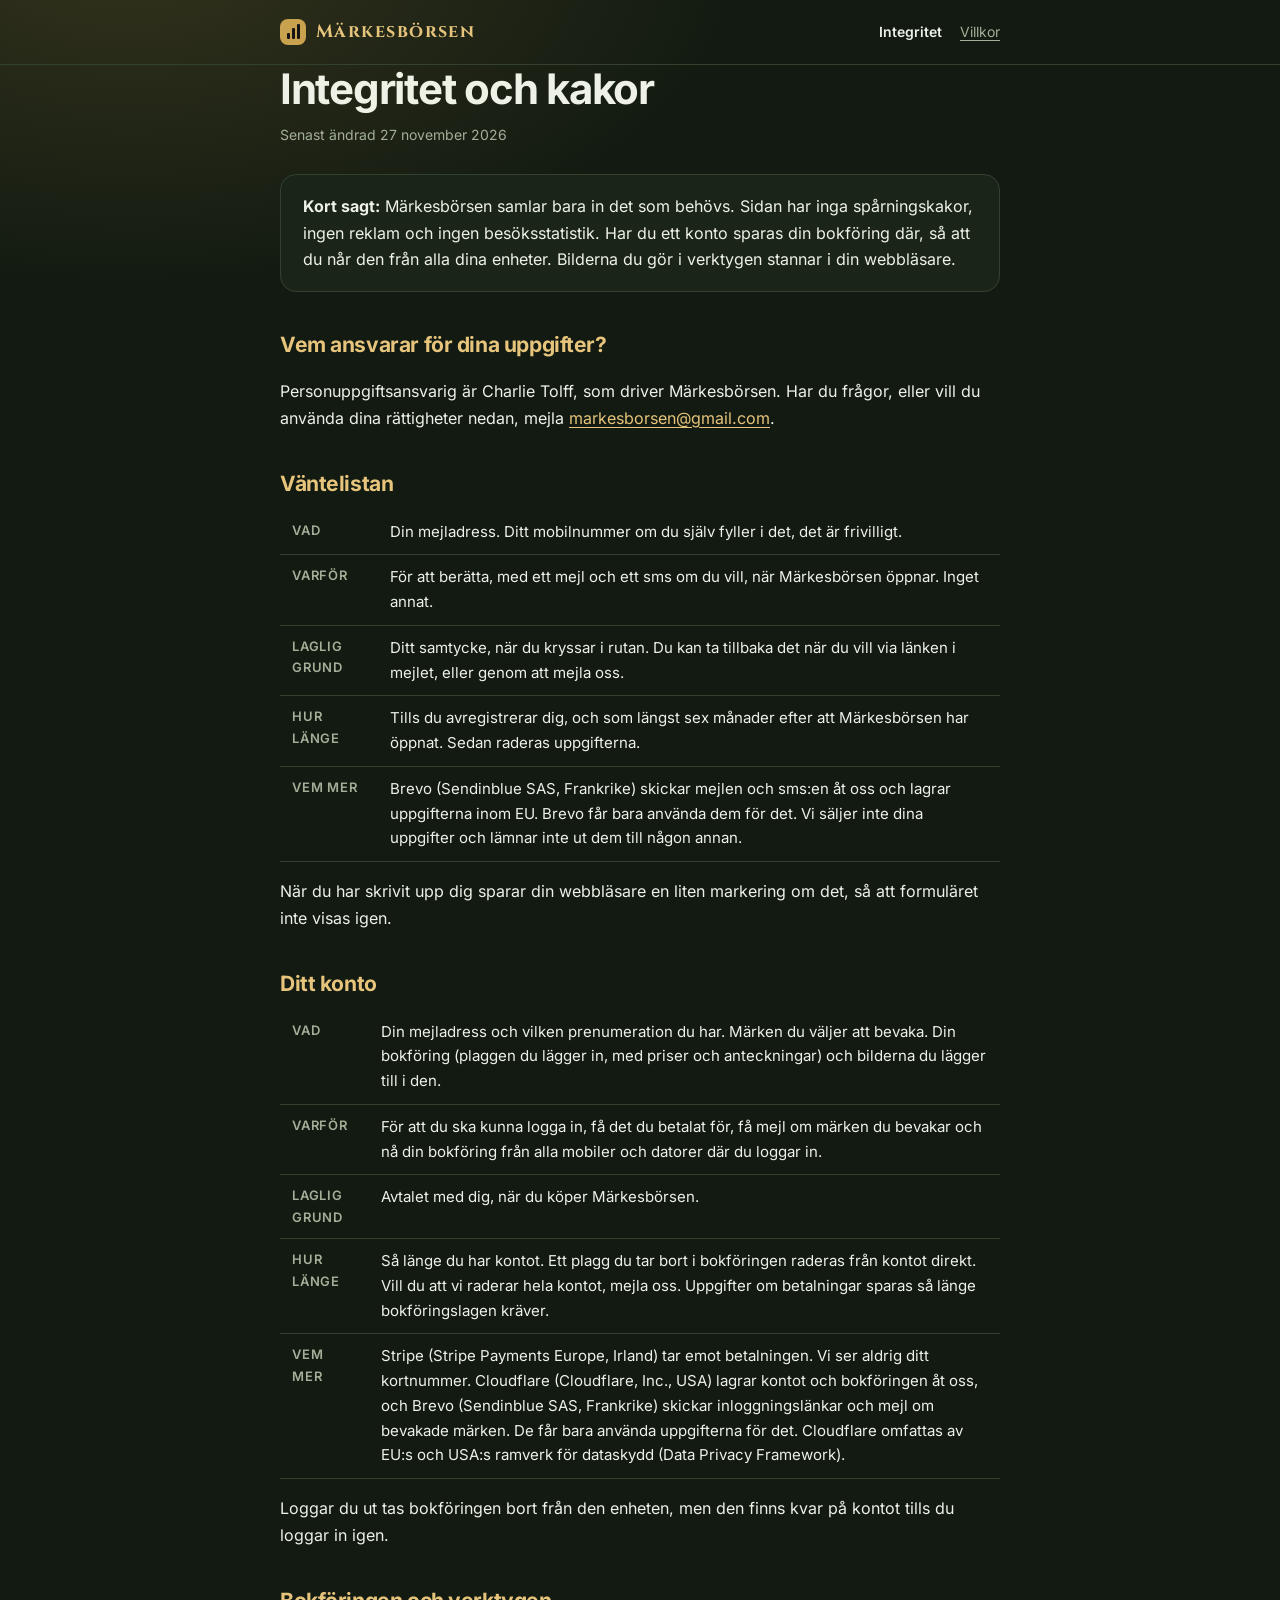
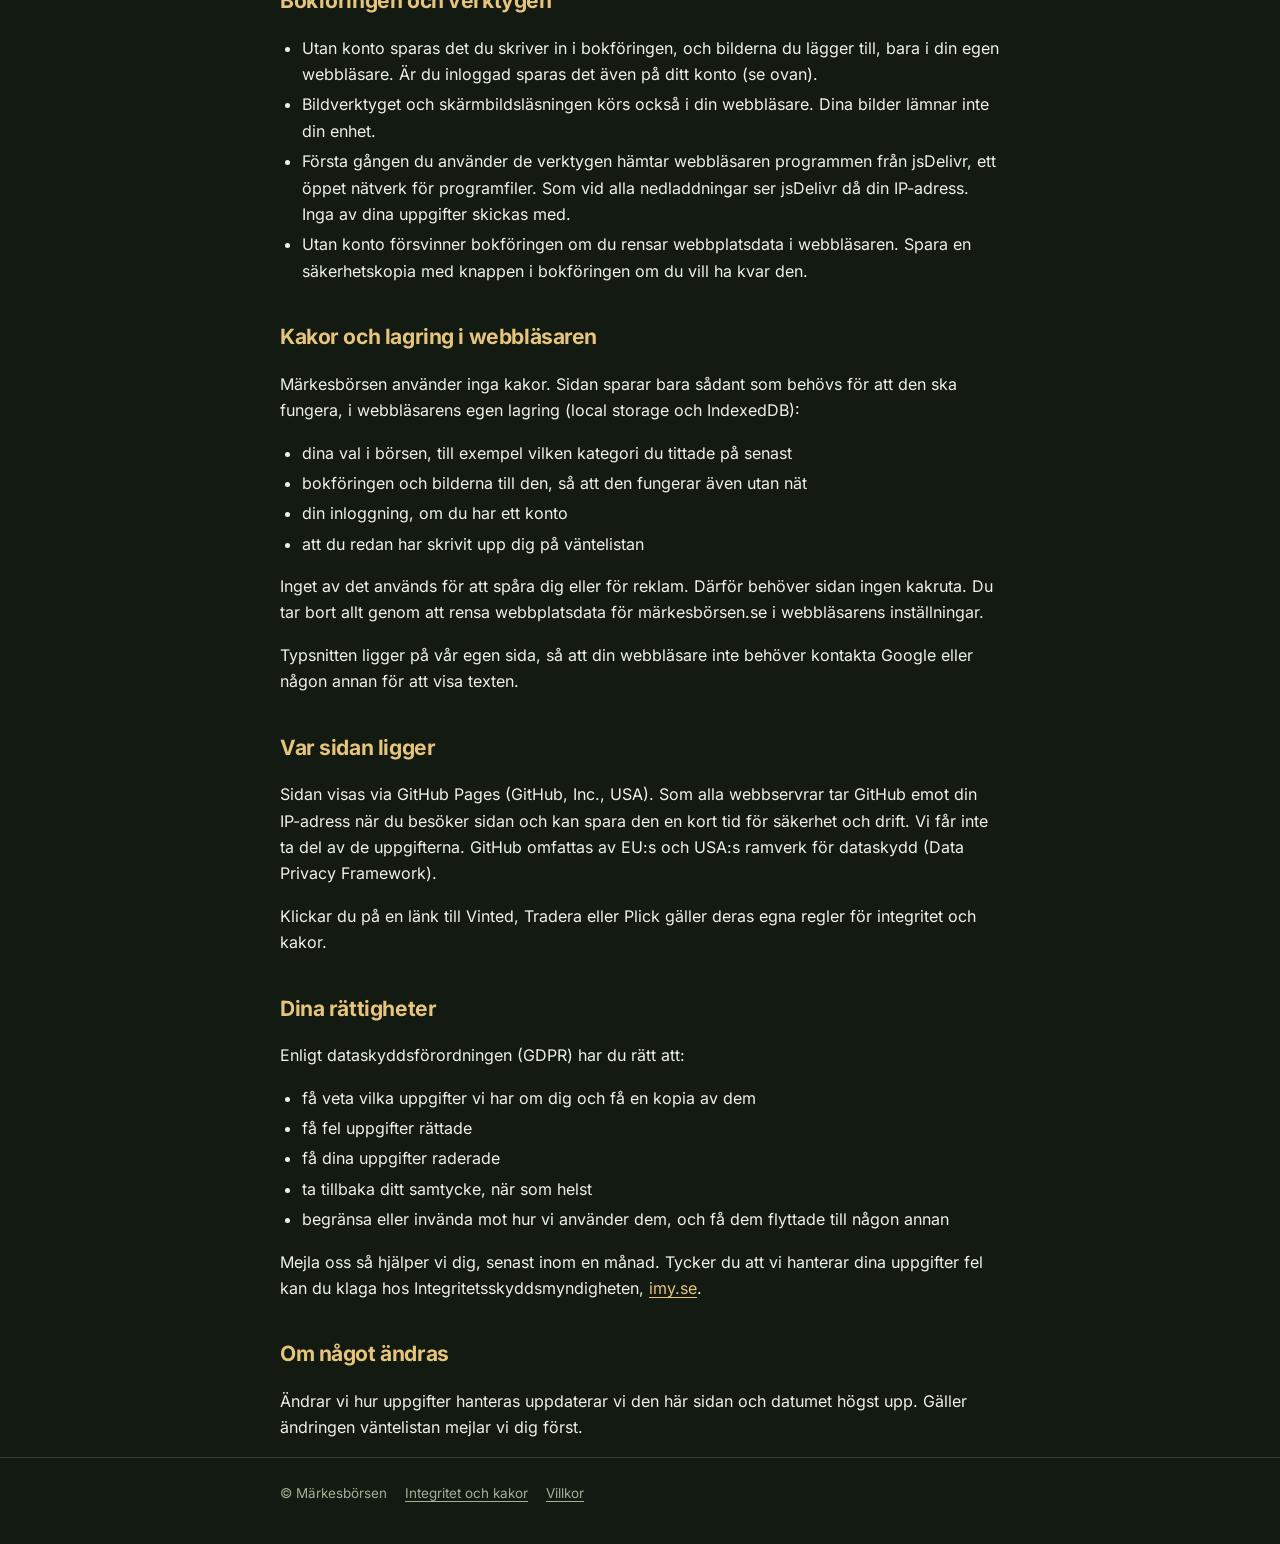
<file: hemsida/integritet.html>
<!doctype html>
<html lang="sv">
<head>
<meta charset="utf-8">
<meta name="viewport" content="width=device-width, initial-scale=1">
<title>Märkesbörsen · Integritet och kakor</title>
<link rel="icon" href="/ikon.svg" type="image/svg+xml">
<link rel="icon" href="/favicon.ico" sizes="32x32 48x48">
<link rel="apple-touch-icon" href="/ikon-180.png">
<meta name="description" content="Hur Märkesbörsen hanterar personuppgifter, kakor och det du sparar i verktygen.">
<meta name="theme-color" content="#121a11">
<link href="typsnitt/typsnitt.css" rel="stylesheet">
<script src="tillganglig.js" defer></script>
<style>
/* Samma mörkgröna och guld som resten av Märkesbörsen */
:root{
  color-scheme:dark;
  --bg:#121a11;--kort:#1b2419;--yta:#222d20;--text:#eef1e6;--svag:#a3af98;--linje:#34412f;
  --guld:#c9a24f;--guldljus:#e6c47c;
}
*{box-sizing:border-box}
body{margin:0;color:var(--text);font:16px/1.65 Inter,system-ui,-apple-system,"Segoe UI",sans-serif;-webkit-font-smoothing:antialiased;
  background:radial-gradient(900px 480px at 10% -5%,color-mix(in srgb,#c9a24f 18%,transparent),transparent 70%),var(--bg);background-attachment:fixed}
a{color:var(--guldljus);text-underline-offset:3px}
.inre{max-width:760px;margin:0 auto;padding:0 20px}
.meny{border-bottom:1px solid var(--linje)}
.meny .inre{display:flex;align-items:center;justify-content:space-between;gap:16px;height:64px}
.logga{display:flex;align-items:center;gap:10px;text-decoration:none;font-family:Cinzel,Georgia,serif;font-weight:700;font-size:18px;letter-spacing:.08em;color:var(--guldljus)}
.logga i{width:26px;height:26px;border-radius:8px;background:var(--guld);display:inline-flex;align-items:flex-end;justify-content:center;gap:2px;padding:6px 5px}
.logga i b{display:block;width:3px;background:#141414;border-radius:1px}
.meny nav{display:flex;gap:18px;font-size:14px}
.meny nav a{color:var(--svag)}.meny nav a[aria-current]{color:var(--text);text-decoration:none;font-weight:600}
main{padding:44px 0 30px}
h1{font-size:clamp(30px,6vw,42px);line-height:1.15;letter-spacing:-.03em;margin:0 0 10px}
.datum{color:var(--svag);font-size:14px;margin:0 0 28px}
h2{font-size:21px;letter-spacing:-.02em;margin:36px 0 8px;color:var(--guldljus)}
p,li{color:var(--text)}
ul{padding-left:22px}li{margin:4px 0}
.kort{background:var(--kort);border:1px solid var(--linje);border-radius:16px;padding:18px 22px;margin:0 0 8px}
.kort p:first-child{margin-top:0}.kort p:last-child,.kort ul:last-child{margin-bottom:0}
table{width:100%;border-collapse:collapse;font-size:15px;margin:8px 0}
th,td{text-align:left;vertical-align:top;padding:10px 12px;border-bottom:1px solid var(--linje)}
th{color:var(--svag);font-weight:600;font-size:13px;text-transform:uppercase;letter-spacing:.06em}
footer{border-top:1px solid var(--linje);padding:24px 0 40px;font-size:13.5px;color:var(--svag)}
footer .inre{display:flex;flex-wrap:wrap;gap:6px 18px}
footer a{color:inherit}
@media (max-width:560px){ .meny nav{gap:12px;font-size:13px} th,td{padding:8px 6px} }
</style>
</head>
<body>
<header class="meny">
  <div class="inre">
    <a class="logga" href="../"><i><b style="height:6px"></b><b style="height:11px"></b><b style="height:15px"></b></i>Märkesbörsen</a>
    <nav aria-label="Om sidan"><a href="./" aria-current="page">Integritet</a><a href="../villkor/">Villkor</a></nav>
  </div>
</header>
<main class="inre">
  <h1>Integritet och kakor</h1>
  <p class="datum">Senast ändrad 27 november 2026</p>

  <div class="kort">
    <p><b>Kort sagt:</b> Märkesbörsen samlar bara in det som behövs. Sidan har inga spårningskakor, ingen reklam och ingen besöksstatistik. Har du ett konto sparas din bokföring där, så att du når den från alla dina enheter. Bilderna du gör i verktygen stannar i din webbläsare.</p>
  </div>

  <h2 id="kontakt">Vem ansvarar för dina uppgifter?</h2>
  <p>Personuppgiftsansvarig är Charlie Tolff, som driver Märkesbörsen. Har du frågor, eller vill du använda dina rättigheter nedan, mejla <a href="mailto:markesborsen@gmail.com">markesborsen@gmail.com</a>.</p>

  <h2>Väntelistan</h2>
  <table>
    <tr><th scope="row">Vad</th><td>Din mejladress. Ditt mobilnummer om du själv fyller i det, det är frivilligt.</td></tr>
    <tr><th scope="row">Varför</th><td>För att berätta, med ett mejl och ett sms om du vill, när Märkesbörsen öppnar. Inget annat.</td></tr>
    <tr><th scope="row">Laglig grund</th><td>Ditt samtycke, när du kryssar i rutan. Du kan ta tillbaka det när du vill via länken i mejlet, eller genom att mejla oss.</td></tr>
    <tr><th scope="row">Hur länge</th><td>Tills du avregistrerar dig, och som längst sex månader efter att Märkesbörsen har öppnat. Sedan raderas uppgifterna.</td></tr>
    <tr><th scope="row">Vem mer</th><td>Brevo (Sendinblue SAS, Frankrike) skickar mejlen och sms:en åt oss och lagrar uppgifterna inom EU. Brevo får bara använda dem för det. Vi säljer inte dina uppgifter och lämnar inte ut dem till någon annan.</td></tr>
  </table>
  <p>När du har skrivit upp dig sparar din webbläsare en liten markering om det, så att formuläret inte visas igen.</p>

  <h2>Ditt konto</h2>
  <table>
    <tr><th scope="row">Vad</th><td>Din mejladress och vilken prenumeration du har. Märken du väljer att bevaka. Din bokföring (plaggen du lägger in, med priser och anteckningar) och bilderna du lägger till i den.</td></tr>
    <tr><th scope="row">Varför</th><td>För att du ska kunna logga in, få det du betalat för, få mejl om märken du bevakar och nå din bokföring från alla mobiler och datorer där du loggar in.</td></tr>
    <tr><th scope="row">Laglig grund</th><td>Avtalet med dig, när du köper Märkesbörsen.</td></tr>
    <tr><th scope="row">Hur länge</th><td>Så länge du har kontot. Ett plagg du tar bort i bokföringen raderas från kontot direkt. Vill du att vi raderar hela kontot, mejla oss. Uppgifter om betalningar sparas så länge bokföringslagen kräver.</td></tr>
    <tr><th scope="row">Vem mer</th><td>Stripe (Stripe Payments Europe, Irland) tar emot betalningen. Vi ser aldrig ditt kortnummer. Cloudflare (Cloudflare, Inc., USA) lagrar kontot och bokföringen åt oss, och Brevo (Sendinblue SAS, Frankrike) skickar inloggningslänkar och mejl om bevakade märken. De får bara använda uppgifterna för det. Cloudflare omfattas av EU:s och USA:s ramverk för dataskydd (Data Privacy Framework).</td></tr>
  </table>
  <p>Loggar du ut tas bokföringen bort från den enheten, men den finns kvar på kontot tills du loggar in igen.</p>

  <h2>Bokföringen och verktygen</h2>
  <ul>
    <li>Utan konto sparas det du skriver in i bokföringen, och bilderna du lägger till, bara i din egen webbläsare. Är du inloggad sparas det även på ditt konto (se ovan).</li>
    <li>Bildverktyget och skärmbildsläsningen körs också i din webbläsare. Dina bilder lämnar inte din enhet.</li>
    <li>Första gången du använder de verktygen hämtar webbläsaren programmen från jsDelivr, ett öppet nätverk för programfiler. Som vid alla nedladdningar ser jsDelivr då din IP-adress. Inga av dina uppgifter skickas med.</li>
    <li>Utan konto försvinner bokföringen om du rensar webbplatsdata i webbläsaren. Spara en säkerhetskopia med knappen i bokföringen om du vill ha kvar den.</li>
  </ul>

  <h2>Kakor och lagring i webbläsaren</h2>
  <p>Märkesbörsen använder inga kakor. Sidan sparar bara sådant som behövs för att den ska fungera, i webbläsarens egen lagring (local storage och IndexedDB):</p>
  <ul>
    <li>dina val i börsen, till exempel vilken kategori du tittade på senast</li>
    <li>bokföringen och bilderna till den, så att den fungerar även utan nät</li>
    <li>din inloggning, om du har ett konto</li>
    <li>att du redan har skrivit upp dig på väntelistan</li>
  </ul>
  <p>Inget av det används för att spåra dig eller för reklam. Därför behöver sidan ingen kakruta. Du tar bort allt genom att rensa webbplatsdata för märkesbörsen.se i webbläsarens inställningar.</p>
  <p>Typsnitten ligger på vår egen sida, så att din webbläsare inte behöver kontakta Google eller någon annan för att visa texten.</p>

  <h2>Var sidan ligger</h2>
  <p>Sidan visas via GitHub Pages (GitHub, Inc., USA). Som alla webbservrar tar GitHub emot din IP-adress när du besöker sidan och kan spara den en kort tid för säkerhet och drift. Vi får inte ta del av de uppgifterna. GitHub omfattas av EU:s och USA:s ramverk för dataskydd (Data Privacy Framework).</p>
  <p>Klickar du på en länk till Vinted, Tradera eller Plick gäller deras egna regler för integritet och kakor.</p>

  <h2>Dina rättigheter</h2>
  <p>Enligt dataskyddsförordningen (GDPR) har du rätt att:</p>
  <ul>
    <li>få veta vilka uppgifter vi har om dig och få en kopia av dem</li>
    <li>få fel uppgifter rättade</li>
    <li>få dina uppgifter raderade</li>
    <li>ta tillbaka ditt samtycke, när som helst</li>
    <li>begränsa eller invända mot hur vi använder dem, och få dem flyttade till någon annan</li>
  </ul>
  <p>Mejla oss så hjälper vi dig, senast inom en månad. Tycker du att vi hanterar dina uppgifter fel kan du klaga hos Integritetsskyddsmyndigheten, <a href="https://www.imy.se" rel="noopener">imy.se</a>.</p>

  <h2>Om något ändras</h2>
  <p>Ändrar vi hur uppgifter hanteras uppdaterar vi den här sidan och datumet högst upp. Gäller ändringen väntelistan mejlar vi dig först.</p>
</main>
<footer>
  <div class="inre"><span>© Märkesbörsen</span><a href="./">Integritet och kakor</a><a href="../villkor/">Villkor</a></div>
</footer>
</body>
</html>
</file>
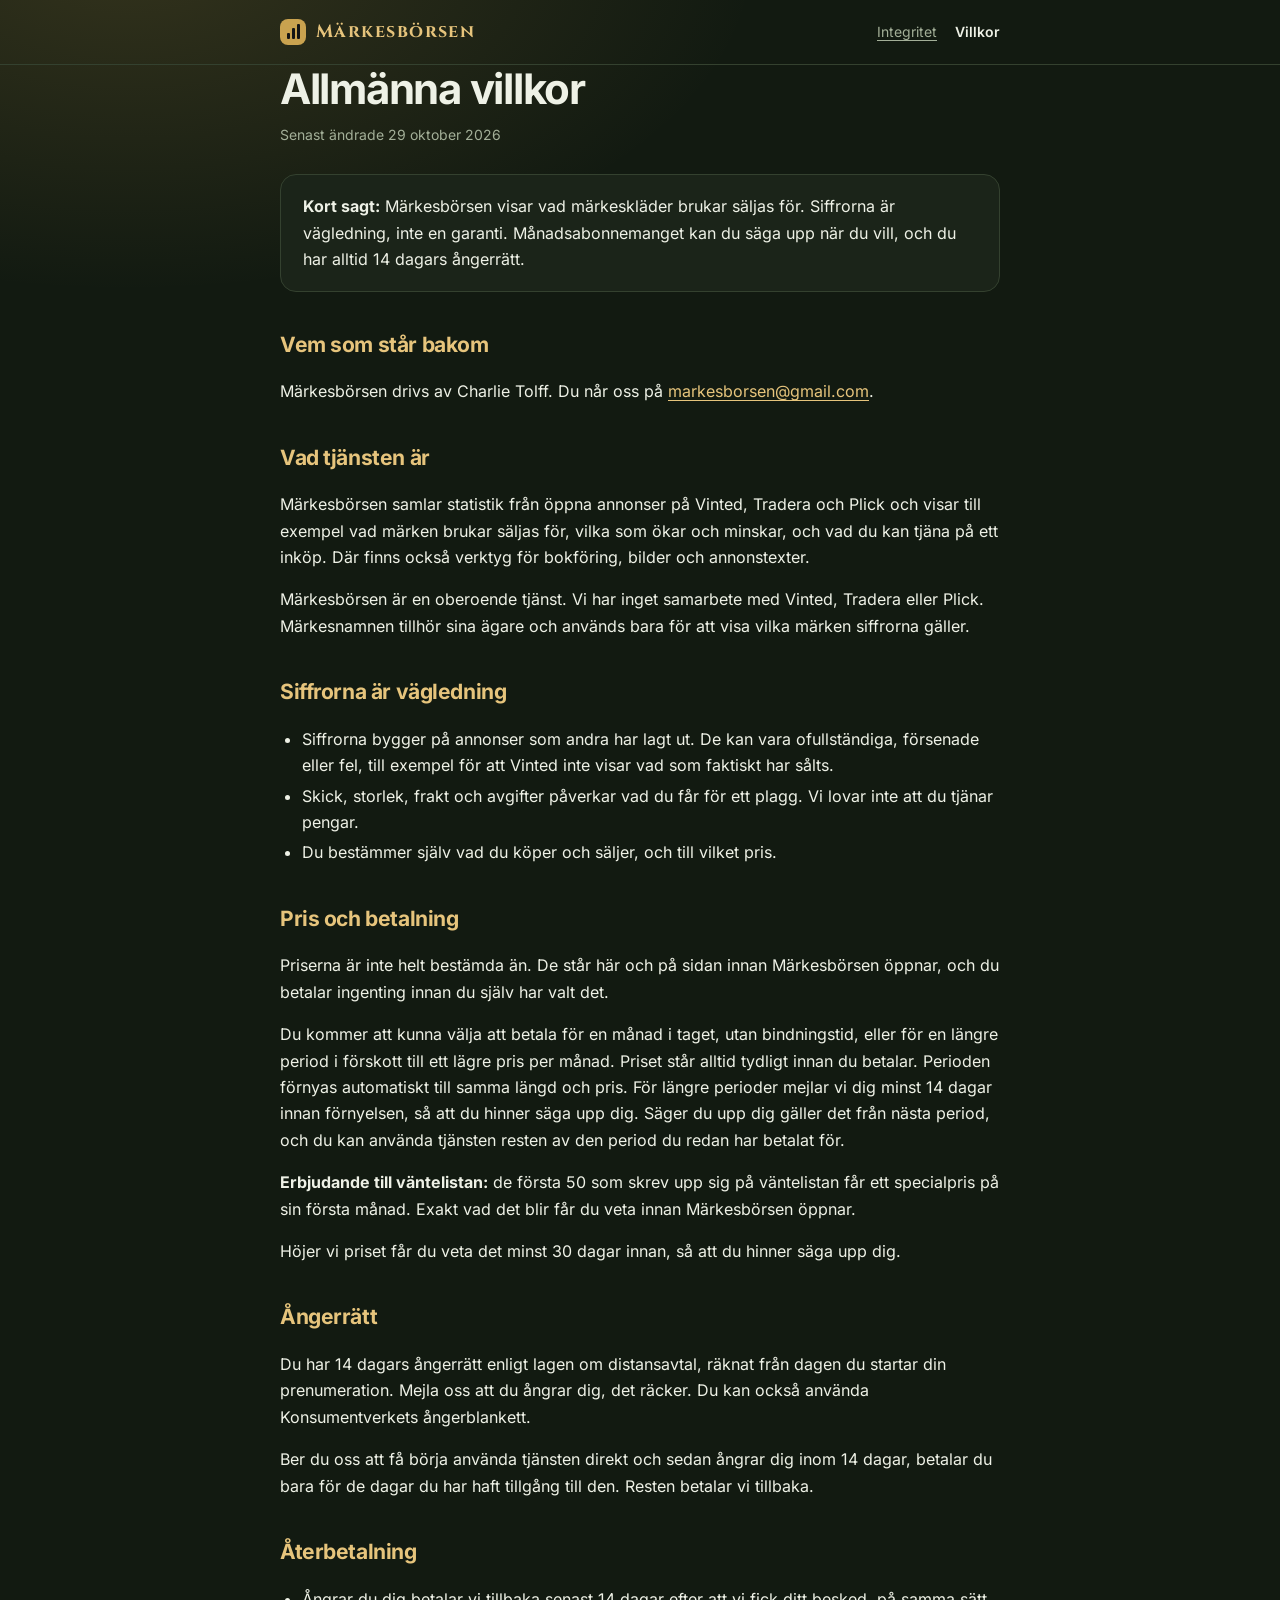
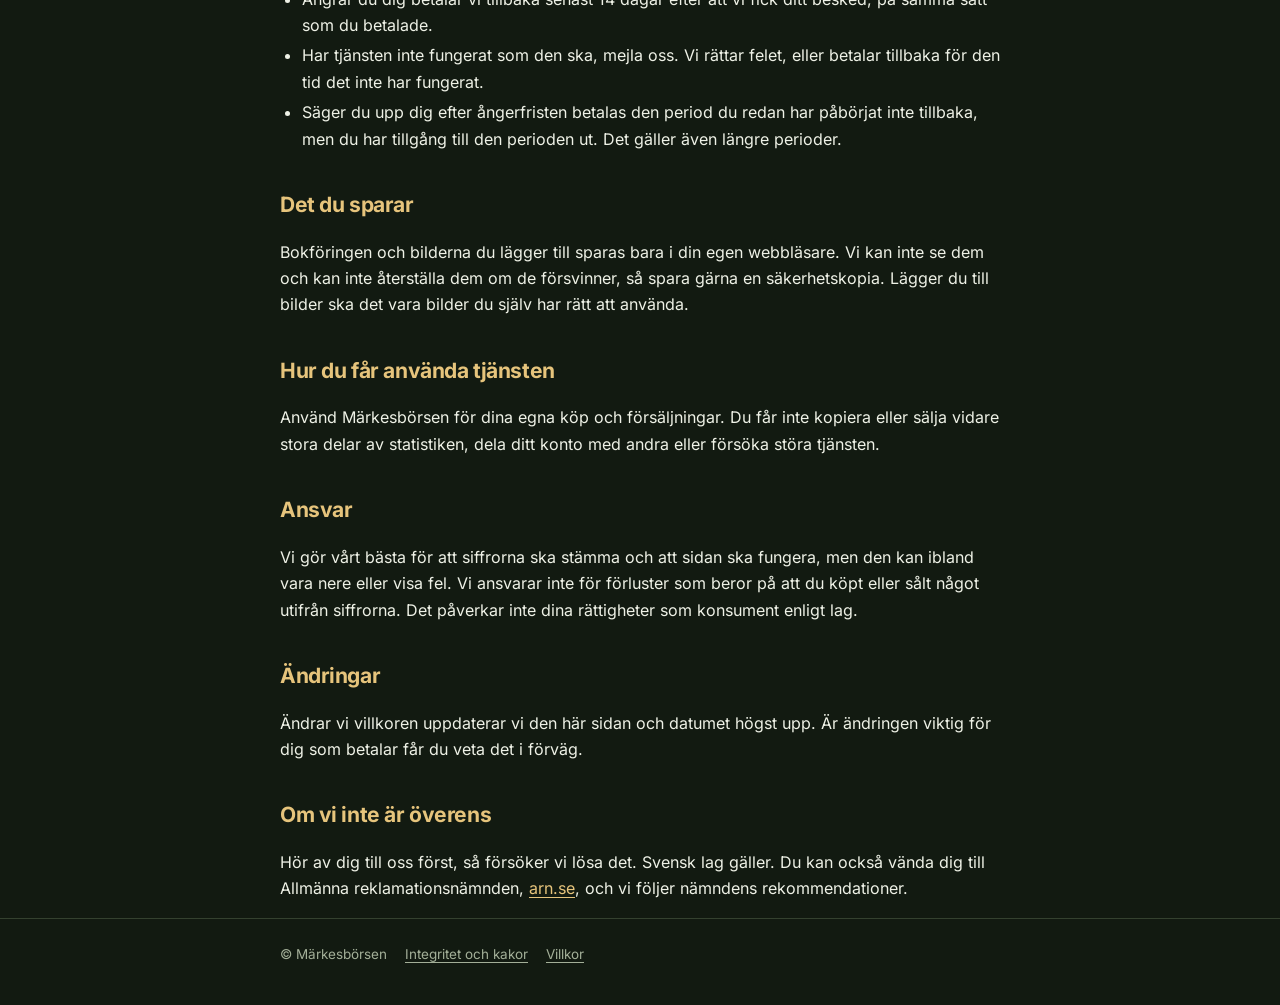
<file: hemsida/villkor.html>
<!doctype html>
<html lang="sv">
<head>
<meta charset="utf-8">
<meta name="viewport" content="width=device-width, initial-scale=1">
<title>Märkesbörsen · Villkor</title>
<link rel="icon" href="/ikon.svg" type="image/svg+xml">
<link rel="icon" href="/favicon.ico" sizes="32x32 48x48">
<link rel="apple-touch-icon" href="/ikon-180.png">
<meta name="description" content="Allmänna villkor för Märkesbörsen: pris, ångerrätt, återbetalning och ansvar.">
<meta name="theme-color" content="#121a11">
<link href="typsnitt/typsnitt.css" rel="stylesheet">
<script src="tillganglig.js" defer></script>
<style>
/* Samma mörkgröna och guld som resten av Märkesbörsen */
:root{
  color-scheme:dark;
  --bg:#121a11;--kort:#1b2419;--yta:#222d20;--text:#eef1e6;--svag:#a3af98;--linje:#34412f;
  --guld:#c9a24f;--guldljus:#e6c47c;
}
*{box-sizing:border-box}
body{margin:0;color:var(--text);font:16px/1.65 Inter,system-ui,-apple-system,"Segoe UI",sans-serif;-webkit-font-smoothing:antialiased;
  background:radial-gradient(900px 480px at 10% -5%,color-mix(in srgb,#c9a24f 18%,transparent),transparent 70%),var(--bg);background-attachment:fixed}
a{color:var(--guldljus);text-underline-offset:3px}
.inre{max-width:760px;margin:0 auto;padding:0 20px}
.meny{border-bottom:1px solid var(--linje)}
.meny .inre{display:flex;align-items:center;justify-content:space-between;gap:16px;height:64px}
.logga{display:flex;align-items:center;gap:10px;text-decoration:none;font-family:Cinzel,Georgia,serif;font-weight:700;font-size:18px;letter-spacing:.08em;color:var(--guldljus)}
.logga i{width:26px;height:26px;border-radius:8px;background:var(--guld);display:inline-flex;align-items:flex-end;justify-content:center;gap:2px;padding:6px 5px}
.logga i b{display:block;width:3px;background:#141414;border-radius:1px}
.meny nav{display:flex;gap:18px;font-size:14px}
.meny nav a{color:var(--svag)}.meny nav a[aria-current]{color:var(--text);text-decoration:none;font-weight:600}
main{padding:44px 0 30px}
h1{font-size:clamp(30px,6vw,42px);line-height:1.15;letter-spacing:-.03em;margin:0 0 10px}
.datum{color:var(--svag);font-size:14px;margin:0 0 28px}
h2{font-size:21px;letter-spacing:-.02em;margin:36px 0 8px;color:var(--guldljus)}
p,li{color:var(--text)}
ul{padding-left:22px}li{margin:4px 0}
.kort{background:var(--kort);border:1px solid var(--linje);border-radius:16px;padding:18px 22px;margin:0 0 8px}
.kort p:first-child{margin-top:0}.kort p:last-child,.kort ul:last-child{margin-bottom:0}
table{width:100%;border-collapse:collapse;font-size:15px;margin:8px 0}
th,td{text-align:left;vertical-align:top;padding:10px 12px;border-bottom:1px solid var(--linje)}
th{color:var(--svag);font-weight:600;font-size:13px;text-transform:uppercase;letter-spacing:.06em}
footer{border-top:1px solid var(--linje);padding:24px 0 40px;font-size:13.5px;color:var(--svag)}
footer .inre{display:flex;flex-wrap:wrap;gap:6px 18px}
footer a{color:inherit}
@media (max-width:560px){ .meny nav{gap:12px;font-size:13px} th,td{padding:8px 6px} }
</style>
</head>
<body>
<header class="meny">
  <div class="inre">
    <a class="logga" href="../"><i><b style="height:6px"></b><b style="height:11px"></b><b style="height:15px"></b></i>Märkesbörsen</a>
    <nav aria-label="Om sidan"><a href="../integritet/">Integritet</a><a href="./" aria-current="page">Villkor</a></nav>
  </div>
</header>
<main class="inre">
  <h1>Allmänna villkor</h1>
  <p class="datum">Senast ändrade 29 oktober 2026</p>

  <div class="kort">
    <p><b>Kort sagt:</b> Märkesbörsen visar vad märkeskläder brukar säljas för. Siffrorna är vägledning, inte en garanti. Månadsabonnemanget kan du säga upp när du vill, och du har alltid 14 dagars ångerrätt.</p>
  </div>

  <h2>Vem som står bakom</h2>
  <p>Märkesbörsen drivs av Charlie Tolff. Du når oss på <a href="mailto:markesborsen@gmail.com">markesborsen@gmail.com</a>.</p>

  <h2>Vad tjänsten är</h2>
  <p>Märkesbörsen samlar statistik från öppna annonser på Vinted, Tradera och Plick och visar till exempel vad märken brukar säljas för, vilka som ökar och minskar, och vad du kan tjäna på ett inköp. Där finns också verktyg för bokföring, bilder och annonstexter.</p>
  <p>Märkesbörsen är en oberoende tjänst. Vi har inget samarbete med Vinted, Tradera eller Plick. Märkesnamnen tillhör sina ägare och används bara för att visa vilka märken siffrorna gäller.</p>

  <h2>Siffrorna är vägledning</h2>
  <ul>
    <li>Siffrorna bygger på annonser som andra har lagt ut. De kan vara ofullständiga, försenade eller fel, till exempel för att Vinted inte visar vad som faktiskt har sålts.</li>
    <li>Skick, storlek, frakt och avgifter påverkar vad du får för ett plagg. Vi lovar inte att du tjänar pengar.</li>
    <li>Du bestämmer själv vad du köper och säljer, och till vilket pris.</li>
  </ul>

  <h2>Pris och betalning</h2>
  <p>Priserna är inte helt bestämda än. De står här och på sidan innan Märkesbörsen öppnar, och du betalar ingenting innan du själv har valt det.</p>
  <p>Du kommer att kunna välja att betala för en månad i taget, utan bindningstid, eller för en längre period i förskott till ett lägre pris per månad. Priset står alltid tydligt innan du betalar. Perioden förnyas automatiskt till samma längd och pris. För längre perioder mejlar vi dig minst 14 dagar innan förnyelsen, så att du hinner säga upp dig. Säger du upp dig gäller det från nästa period, och du kan använda tjänsten resten av den period du redan har betalat för.</p>
  <p id="erbjudande"><b>Erbjudande till väntelistan:</b> de första 50 som skrev upp sig på väntelistan får ett specialpris på sin första månad. Exakt vad det blir får du veta innan Märkesbörsen öppnar.</p>
  <p>Höjer vi priset får du veta det minst 30 dagar innan, så att du hinner säga upp dig.</p>

  <h2 id="anger">Ångerrätt</h2>
  <p>Du har 14 dagars ångerrätt enligt lagen om distansavtal, räknat från dagen du startar din prenumeration. Mejla oss att du ångrar dig, det räcker. Du kan också använda Konsumentverkets ångerblankett.</p>
  <p>Ber du oss att få börja använda tjänsten direkt och sedan ångrar dig inom 14 dagar, betalar du bara för de dagar du har haft tillgång till den. Resten betalar vi tillbaka.</p>

  <h2 id="aterbetalning">Återbetalning</h2>
  <ul>
    <li>Ångrar du dig betalar vi tillbaka senast 14 dagar efter att vi fick ditt besked, på samma sätt som du betalade.</li>
    <li>Har tjänsten inte fungerat som den ska, mejla oss. Vi rättar felet, eller betalar tillbaka för den tid det inte har fungerat.</li>
    <li>Säger du upp dig efter ångerfristen betalas den period du redan har påbörjat inte tillbaka, men du har tillgång till den perioden ut. Det gäller även längre perioder.</li>
  </ul>

  <h2>Det du sparar</h2>
  <p>Bokföringen och bilderna du lägger till sparas bara i din egen webbläsare. Vi kan inte se dem och kan inte återställa dem om de försvinner, så spara gärna en säkerhetskopia. Lägger du till bilder ska det vara bilder du själv har rätt att använda.</p>

  <h2>Hur du får använda tjänsten</h2>
  <p>Använd Märkesbörsen för dina egna köp och försäljningar. Du får inte kopiera eller sälja vidare stora delar av statistiken, dela ditt konto med andra eller försöka störa tjänsten.</p>

  <h2>Ansvar</h2>
  <p>Vi gör vårt bästa för att siffrorna ska stämma och att sidan ska fungera, men den kan ibland vara nere eller visa fel. Vi ansvarar inte för förluster som beror på att du köpt eller sålt något utifrån siffrorna. Det påverkar inte dina rättigheter som konsument enligt lag.</p>

  <h2>Ändringar</h2>
  <p>Ändrar vi villkoren uppdaterar vi den här sidan och datumet högst upp. Är ändringen viktig för dig som betalar får du veta det i förväg.</p>

  <h2>Om vi inte är överens</h2>
  <p>Hör av dig till oss först, så försöker vi lösa det. Svensk lag gäller. Du kan också vända dig till Allmänna reklamationsnämnden, <a href="https://www.arn.se" rel="noopener">arn.se</a>, och vi följer nämndens rekommendationer.</p>
</main>
<footer>
  <div class="inre"><span>© Märkesbörsen</span><a href="../integritet/">Integritet och kakor</a><a href="./">Villkor</a></div>
</footer>
</body>
</html>
</file>
<file: hemsida/typsnitt/typsnitt.css>
/* Typsnitten ligger på vår egen sida, så att besökarnas webbläsare inte kontaktar Google. */
@font-face {
  font-family: 'Cinzel';
  font-style: normal;
  font-weight: 600;
  font-display: swap;
  src: url(cinzel-normal-latin-ext.woff2) format('woff2');
  unicode-range: U+0100-02BA, U+02BD-02C5, U+02C7-02CC, U+02CE-02D7, U+02DD-02FF, U+0304, U+0308, U+0329, U+1D00-1DBF, U+1E00-1E9F, U+1EF2-1EFF, U+2020, U+20A0-20AB, U+20AD-20C4, U+2113, U+2C60-2C7F, U+A720-A7FF;
}
@font-face {
  font-family: 'Cinzel';
  font-style: normal;
  font-weight: 600;
  font-display: swap;
  src: url(cinzel-normal-latin.woff2) format('woff2');
  unicode-range: U+0000-00FF, U+0131, U+0152-0153, U+02BB-02BC, U+02C6, U+02DA, U+02DC, U+0304, U+0308, U+0329, U+2000-206F, U+20AC, U+2122, U+2191, U+2193, U+2212, U+2215, U+FEFF, U+FFFD;
}
@font-face {
  font-family: 'Cinzel';
  font-style: normal;
  font-weight: 700;
  font-display: swap;
  src: url(cinzel-normal-latin-ext.woff2) format('woff2');
  unicode-range: U+0100-02BA, U+02BD-02C5, U+02C7-02CC, U+02CE-02D7, U+02DD-02FF, U+0304, U+0308, U+0329, U+1D00-1DBF, U+1E00-1E9F, U+1EF2-1EFF, U+2020, U+20A0-20AB, U+20AD-20C4, U+2113, U+2C60-2C7F, U+A720-A7FF;
}
@font-face {
  font-family: 'Cinzel';
  font-style: normal;
  font-weight: 700;
  font-display: swap;
  src: url(cinzel-normal-latin.woff2) format('woff2');
  unicode-range: U+0000-00FF, U+0131, U+0152-0153, U+02BB-02BC, U+02C6, U+02DA, U+02DC, U+0304, U+0308, U+0329, U+2000-206F, U+20AC, U+2122, U+2191, U+2193, U+2212, U+2215, U+FEFF, U+FFFD;
}
@font-face {
  font-family: 'Inter';
  font-style: normal;
  font-weight: 400;
  font-display: swap;
  src: url(inter-normal-latin-ext.woff2) format('woff2');
  unicode-range: U+0100-02BA, U+02BD-02C5, U+02C7-02CC, U+02CE-02D7, U+02DD-02FF, U+0304, U+0308, U+0329, U+1D00-1DBF, U+1E00-1E9F, U+1EF2-1EFF, U+2020, U+20A0-20AB, U+20AD-20C4, U+2113, U+2C60-2C7F, U+A720-A7FF;
}
@font-face {
  font-family: 'Inter';
  font-style: normal;
  font-weight: 400;
  font-display: swap;
  src: url(inter-normal-latin.woff2) format('woff2');
  unicode-range: U+0000-00FF, U+0131, U+0152-0153, U+02BB-02BC, U+02C6, U+02DA, U+02DC, U+0304, U+0308, U+0329, U+2000-206F, U+20AC, U+2122, U+2191, U+2193, U+2212, U+2215, U+FEFF, U+FFFD;
}
@font-face {
  font-family: 'Inter';
  font-style: normal;
  font-weight: 500;
  font-display: swap;
  src: url(inter-normal-latin-ext.woff2) format('woff2');
  unicode-range: U+0100-02BA, U+02BD-02C5, U+02C7-02CC, U+02CE-02D7, U+02DD-02FF, U+0304, U+0308, U+0329, U+1D00-1DBF, U+1E00-1E9F, U+1EF2-1EFF, U+2020, U+20A0-20AB, U+20AD-20C4, U+2113, U+2C60-2C7F, U+A720-A7FF;
}
@font-face {
  font-family: 'Inter';
  font-style: normal;
  font-weight: 500;
  font-display: swap;
  src: url(inter-normal-latin.woff2) format('woff2');
  unicode-range: U+0000-00FF, U+0131, U+0152-0153, U+02BB-02BC, U+02C6, U+02DA, U+02DC, U+0304, U+0308, U+0329, U+2000-206F, U+20AC, U+2122, U+2191, U+2193, U+2212, U+2215, U+FEFF, U+FFFD;
}
@font-face {
  font-family: 'Inter';
  font-style: normal;
  font-weight: 600;
  font-display: swap;
  src: url(inter-normal-latin-ext.woff2) format('woff2');
  unicode-range: U+0100-02BA, U+02BD-02C5, U+02C7-02CC, U+02CE-02D7, U+02DD-02FF, U+0304, U+0308, U+0329, U+1D00-1DBF, U+1E00-1E9F, U+1EF2-1EFF, U+2020, U+20A0-20AB, U+20AD-20C4, U+2113, U+2C60-2C7F, U+A720-A7FF;
}
@font-face {
  font-family: 'Inter';
  font-style: normal;
  font-weight: 600;
  font-display: swap;
  src: url(inter-normal-latin.woff2) format('woff2');
  unicode-range: U+0000-00FF, U+0131, U+0152-0153, U+02BB-02BC, U+02C6, U+02DA, U+02DC, U+0304, U+0308, U+0329, U+2000-206F, U+20AC, U+2122, U+2191, U+2193, U+2212, U+2215, U+FEFF, U+FFFD;
}
@font-face {
  font-family: 'Inter';
  font-style: normal;
  font-weight: 700;
  font-display: swap;
  src: url(inter-normal-latin-ext.woff2) format('woff2');
  unicode-range: U+0100-02BA, U+02BD-02C5, U+02C7-02CC, U+02CE-02D7, U+02DD-02FF, U+0304, U+0308, U+0329, U+1D00-1DBF, U+1E00-1E9F, U+1EF2-1EFF, U+2020, U+20A0-20AB, U+20AD-20C4, U+2113, U+2C60-2C7F, U+A720-A7FF;
}
@font-face {
  font-family: 'Inter';
  font-style: normal;
  font-weight: 700;
  font-display: swap;
  src: url(inter-normal-latin.woff2) format('woff2');
  unicode-range: U+0000-00FF, U+0131, U+0152-0153, U+02BB-02BC, U+02C6, U+02DA, U+02DC, U+0304, U+0308, U+0329, U+2000-206F, U+20AC, U+2122, U+2191, U+2193, U+2212, U+2215, U+FEFF, U+FFFD;
}
@font-face {
  font-family: 'Inter';
  font-style: normal;
  font-weight: 800;
  font-display: swap;
  src: url(inter-normal-latin-ext.woff2) format('woff2');
  unicode-range: U+0100-02BA, U+02BD-02C5, U+02C7-02CC, U+02CE-02D7, U+02DD-02FF, U+0304, U+0308, U+0329, U+1D00-1DBF, U+1E00-1E9F, U+1EF2-1EFF, U+2020, U+20A0-20AB, U+20AD-20C4, U+2113, U+2C60-2C7F, U+A720-A7FF;
}
@font-face {
  font-family: 'Inter';
  font-style: normal;
  font-weight: 800;
  font-display: swap;
  src: url(inter-normal-latin.woff2) format('woff2');
  unicode-range: U+0000-00FF, U+0131, U+0152-0153, U+02BB-02BC, U+02C6, U+02DA, U+02DC, U+0304, U+0308, U+0329, U+2000-206F, U+20AC, U+2122, U+2191, U+2193, U+2212, U+2215, U+FEFF, U+FFFD;
}
@font-face {
  font-family: 'Playfair Display';
  font-style: italic;
  font-weight: 700;
  font-display: swap;
  src: url(playfair-display-italic-latin-ext.woff2) format('woff2');
  unicode-range: U+0100-02BA, U+02BD-02C5, U+02C7-02CC, U+02CE-02D7, U+02DD-02FF, U+0304, U+0308, U+0329, U+1D00-1DBF, U+1E00-1E9F, U+1EF2-1EFF, U+2020, U+20A0-20AB, U+20AD-20C4, U+2113, U+2C60-2C7F, U+A720-A7FF;
}
@font-face {
  font-family: 'Playfair Display';
  font-style: italic;
  font-weight: 700;
  font-display: swap;
  src: url(playfair-display-italic-latin.woff2) format('woff2');
  unicode-range: U+0000-00FF, U+0131, U+0152-0153, U+02BB-02BC, U+02C6, U+02DA, U+02DC, U+0304, U+0308, U+0329, U+2000-206F, U+20AC, U+2122, U+2191, U+2193, U+2212, U+2215, U+FEFF, U+FFFD;
}
@font-face {
  font-family: 'Playfair Display';
  font-style: normal;
  font-weight: 600;
  font-display: swap;
  src: url(playfair-display-normal-latin-ext.woff2) format('woff2');
  unicode-range: U+0100-02BA, U+02BD-02C5, U+02C7-02CC, U+02CE-02D7, U+02DD-02FF, U+0304, U+0308, U+0329, U+1D00-1DBF, U+1E00-1E9F, U+1EF2-1EFF, U+2020, U+20A0-20AB, U+20AD-20C4, U+2113, U+2C60-2C7F, U+A720-A7FF;
}
@font-face {
  font-family: 'Playfair Display';
  font-style: normal;
  font-weight: 600;
  font-display: swap;
  src: url(playfair-display-normal-latin.woff2) format('woff2');
  unicode-range: U+0000-00FF, U+0131, U+0152-0153, U+02BB-02BC, U+02C6, U+02DA, U+02DC, U+0304, U+0308, U+0329, U+2000-206F, U+20AC, U+2122, U+2191, U+2193, U+2212, U+2215, U+FEFF, U+FFFD;
}
@font-face {
  font-family: 'Playfair Display';
  font-style: normal;
  font-weight: 700;
  font-display: swap;
  src: url(playfair-display-normal-latin-ext.woff2) format('woff2');
  unicode-range: U+0100-02BA, U+02BD-02C5, U+02C7-02CC, U+02CE-02D7, U+02DD-02FF, U+0304, U+0308, U+0329, U+1D00-1DBF, U+1E00-1E9F, U+1EF2-1EFF, U+2020, U+20A0-20AB, U+20AD-20C4, U+2113, U+2C60-2C7F, U+A720-A7FF;
}
@font-face {
  font-family: 'Playfair Display';
  font-style: normal;
  font-weight: 700;
  font-display: swap;
  src: url(playfair-display-normal-latin.woff2) format('woff2');
  unicode-range: U+0000-00FF, U+0131, U+0152-0153, U+02BB-02BC, U+02C6, U+02DA, U+02DC, U+0304, U+0308, U+0329, U+2000-206F, U+20AC, U+2122, U+2191, U+2193, U+2212, U+2215, U+FEFF, U+FFFD;
}
</file>
